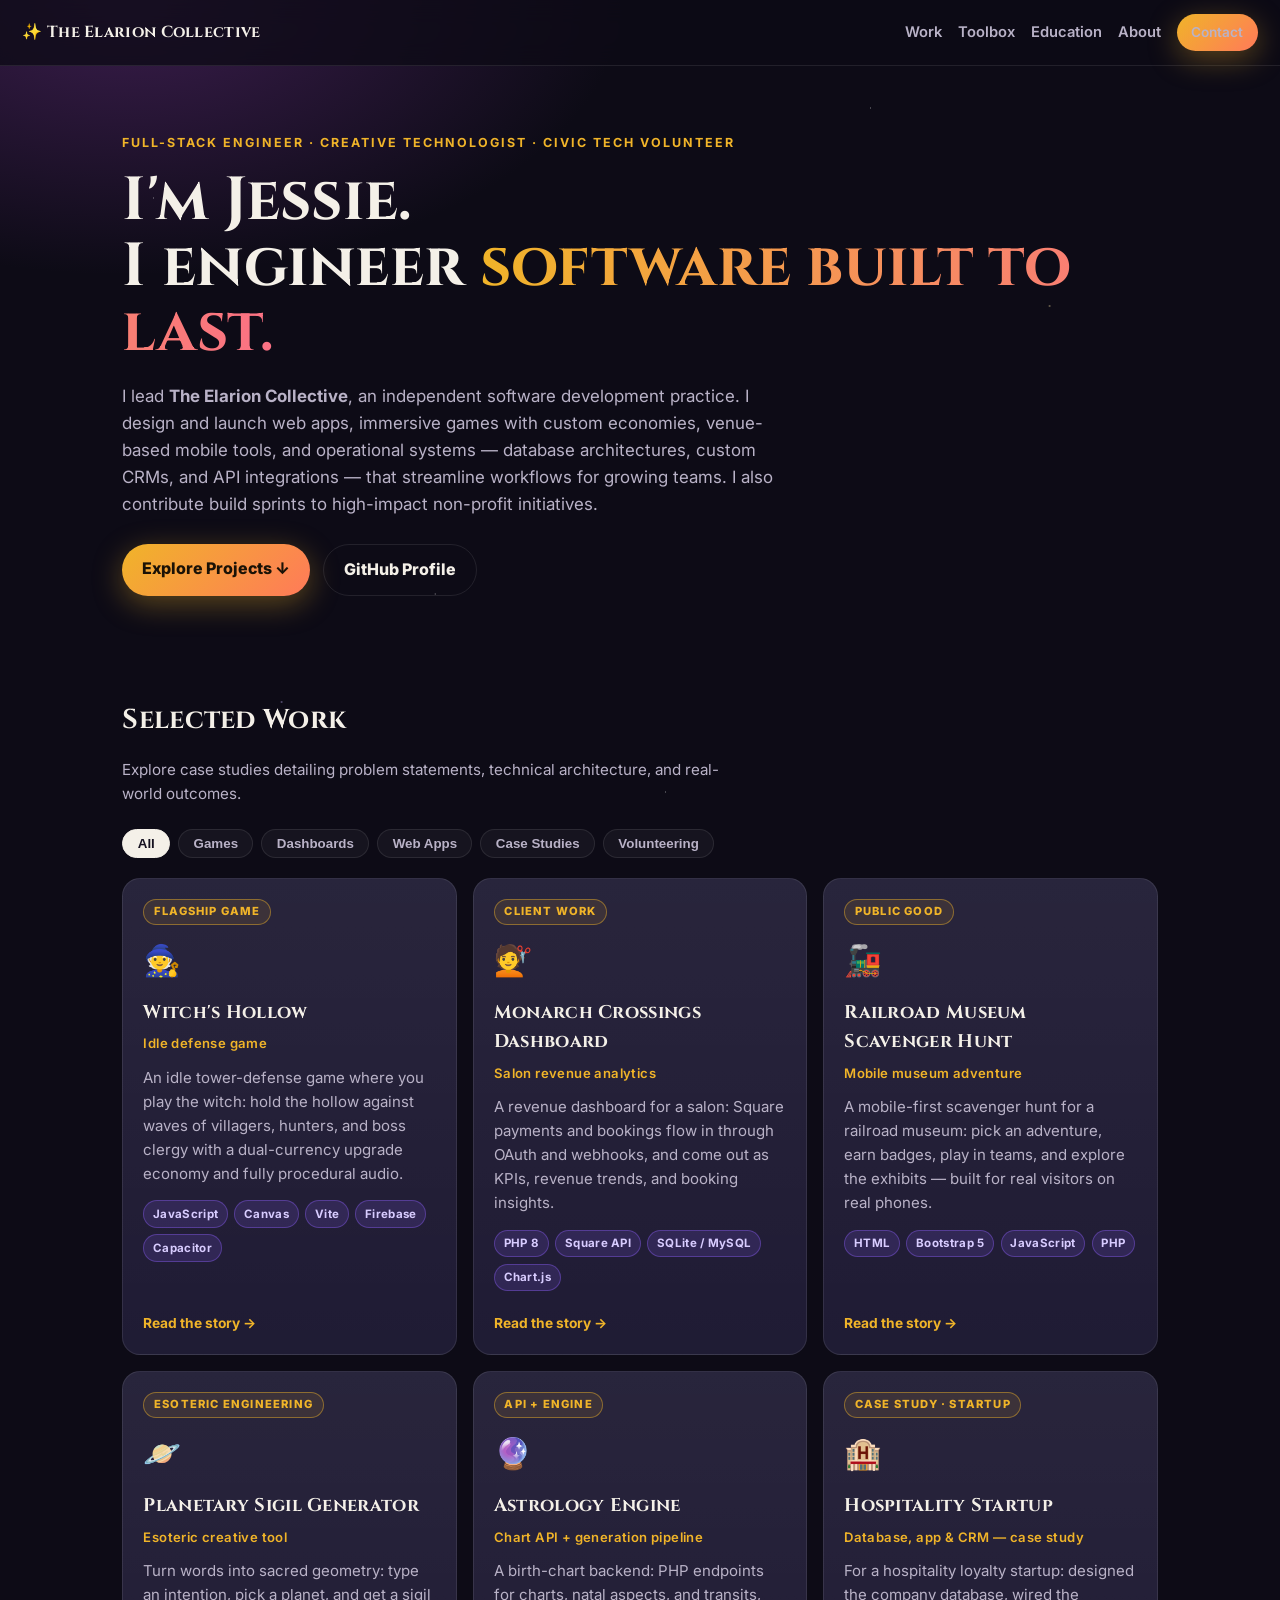
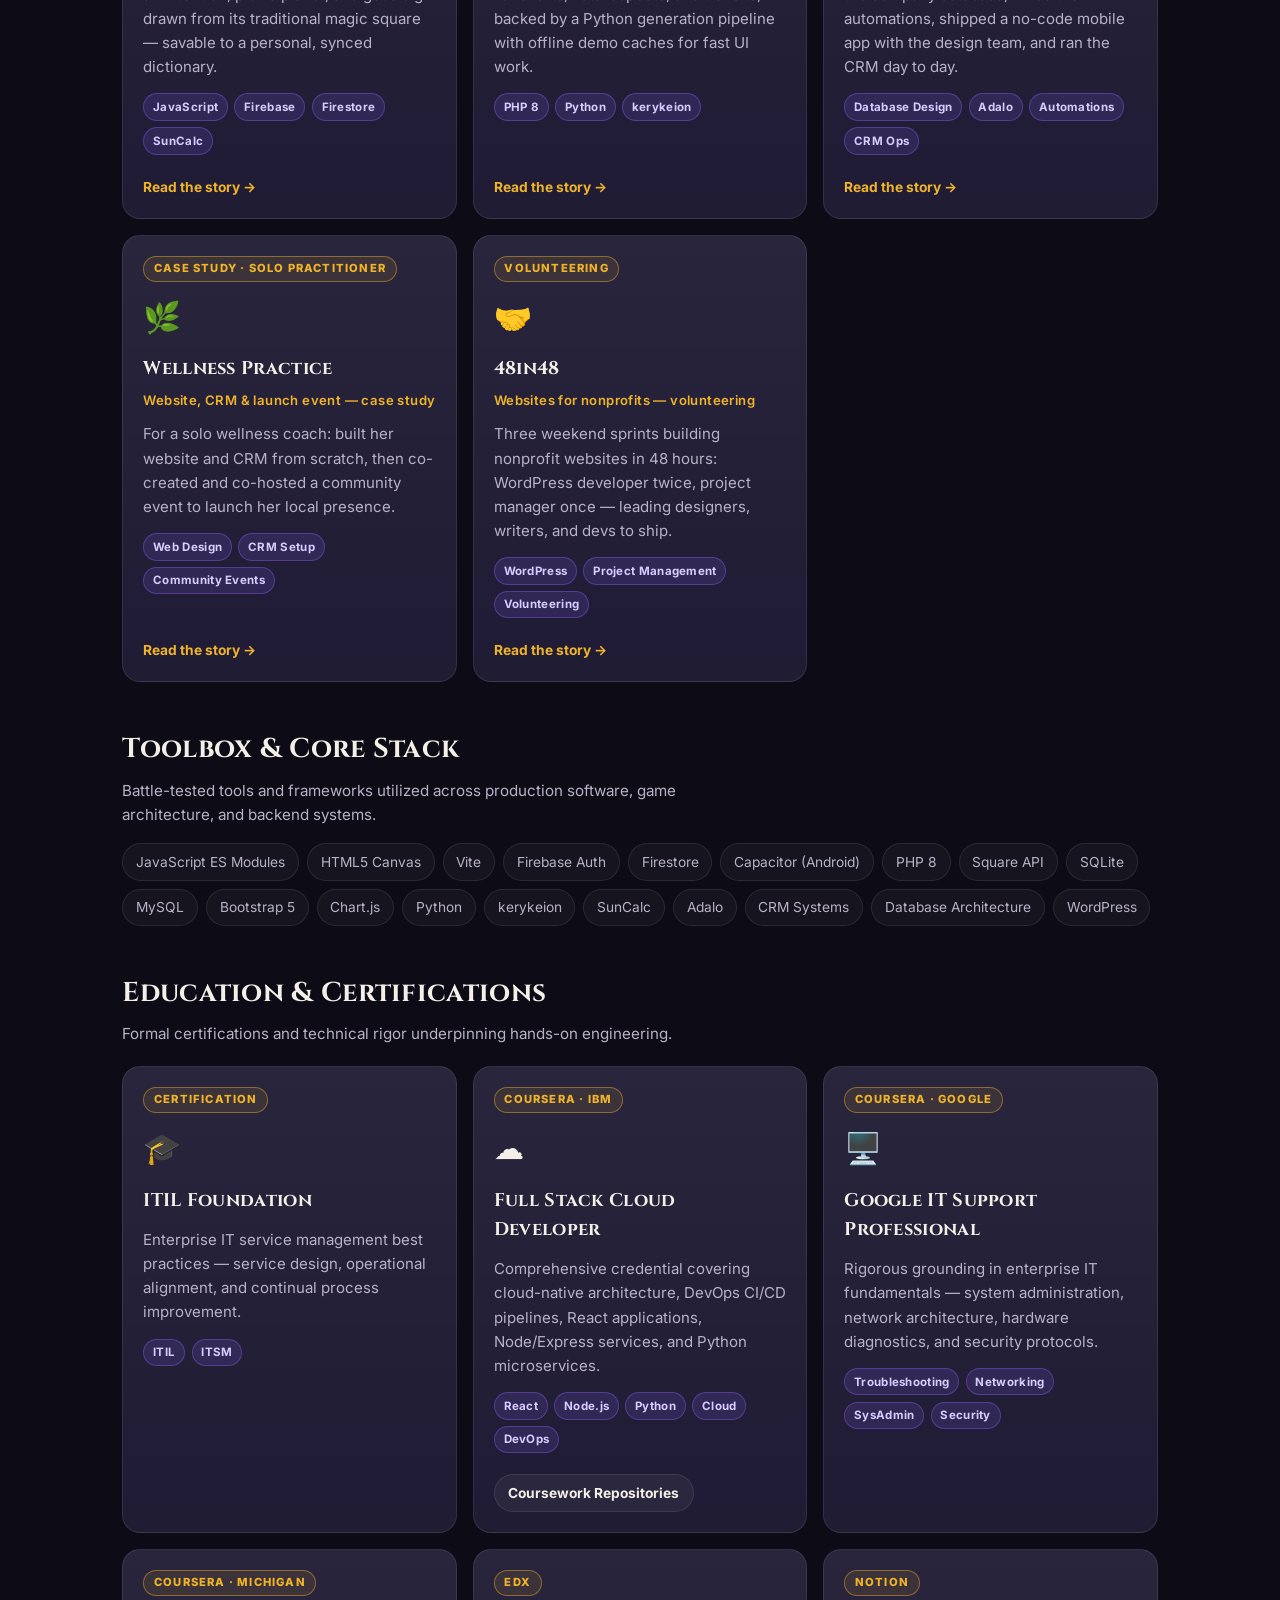
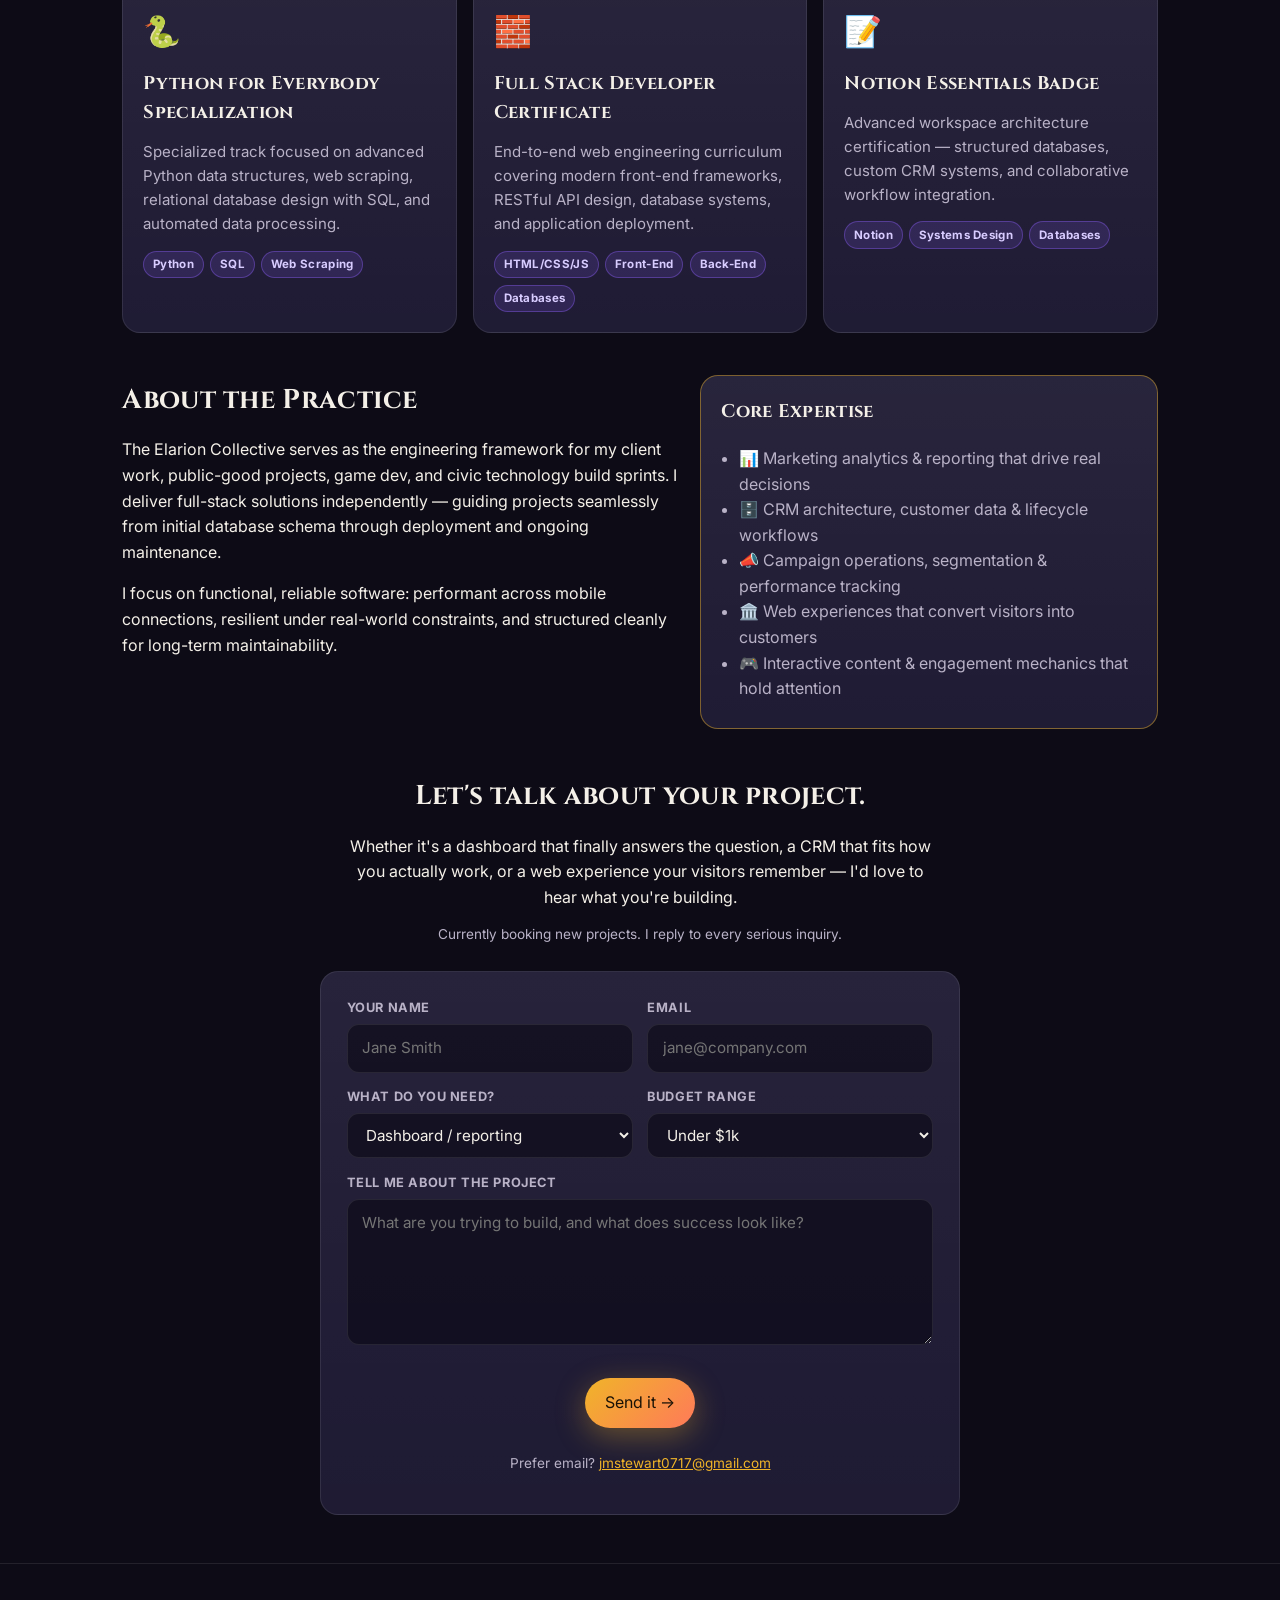
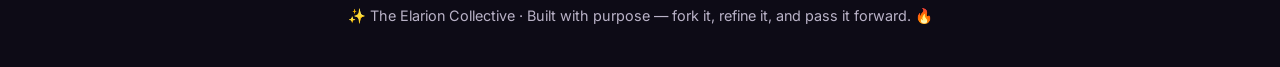
<file: index.html>
<!DOCTYPE html>
<html lang="en">
<head>
<meta charset="UTF-8" />
<meta name="viewport" content="width=device-width, initial-scale=1.0" />
<title>The Elarion Collective — Jessie Marie | Portfolio</title>
<meta name="description" content="The Elarion Collective — Full-stack web applications, interactive games, operational dashboards, and public-good builds by Jessie Marie." />
<link rel="preconnect" href="https://fonts.googleapis.com">
<link rel="preconnect" href="https://fonts.gstatic.com" crossorigin>
<link href="https://fonts.googleapis.com/css2?family=Cinzel:wght@500;700&family=Inter:wght@400;500;600;700&display=swap" rel="stylesheet">
<link rel="stylesheet" href="assets/styles.css" />
</head>
<body>
<div class="stars" aria-hidden="true"></div>
<header class="nav">
  <a class="brand" href="#top">✨ The Elarion Collective</a>
  <nav>
    <a href="#work">Work</a>
    <a href="#toolbox">Toolbox</a>
    <a href="#education">Education</a>
    <a href="#about">About</a>
    <a href="#contact" class="btn small">Contact</a>
  </nav>
</header>

<main id="top">
  <section class="hero">
    <p class="eyebrow">Full-Stack Engineer · Creative Technologist · Civic Tech Volunteer</p>
    <h1>I'm Jessie.<br/>I engineer <span class="gold">software built to last.</span></h1>
    <p class="lede">I lead <strong>The Elarion Collective</strong>, an independent software development practice. I design and launch web apps, immersive games with custom economies, venue-based mobile tools, and operational systems — database architectures, custom CRMs, and API integrations — that streamline workflows for growing teams. I also contribute build sprints to high-impact non-profit initiatives.</p>
    <div class="cta-row">
      <a class="btn" href="#work">Explore Projects ↓</a>
      <a class="btn ghost" href="https://github.com/jessie-marie" target="_blank" rel="noopener">GitHub Profile</a>
    </div>
  </section>

  <section id="work" class="section">
    <div class="section-head">
      <div>
        <h2>Selected Work</h2>
        <p class="section-sub">Explore case studies detailing problem statements, technical architecture, and real-world outcomes.</p>
      </div>
      <div class="filters" id="filters">
        <button class="chip active" data-filter="all">All</button>
        <button class="chip" data-filter="game">Games</button>
        <button class="chip" data-filter="dashboard">Dashboards</button>
        <button class="chip" data-filter="web">Web Apps</button>
        <button class="chip" data-filter="case-study">Case Studies</button>
        <button class="chip" data-filter="volunteering">Volunteering</button>
      </div>
    </div>
    <div class="grid" id="project-grid"><!-- rendered by script.js --></div>
  </section>

  <section id="toolbox" class="section">
    <h2>Toolbox & Core Stack</h2>
    <p class="section-sub">Battle-tested tools and frameworks utilized across production software, game architecture, and backend systems.</p>
    <div class="tags">
      <span>JavaScript ES Modules</span><span>HTML5 Canvas</span><span>Vite</span><span>Firebase Auth</span><span>Firestore</span><span>Capacitor (Android)</span><span>PHP 8</span><span>Square API</span><span>SQLite</span><span>MySQL</span><span>Bootstrap 5</span><span>Chart.js</span><span>Python</span><span>kerykeion</span><span>SunCalc</span><span>Adalo</span><span>CRM Systems</span><span>Database Architecture</span><span>WordPress</span>
    </div>
  </section>

  <section id="education" class="section">
    <h2>Education & Certifications</h2>
    <p class="section-sub">Formal certifications and technical rigor underpinning hands-on engineering.</p>
    <div class="grid">
      <article class="card">
        <span class="badge">Certification</span>
        <div class="emoji">🎓</div>
        <h3>ITIL Foundation</h3>
        <p>Enterprise IT service management best practices — service design, operational alignment, and continual process improvement.</p>
        <div class="stack"><span>ITIL</span><span>ITSM</span></div>
      </article>
      <article class="card">
        <span class="badge">Coursera · IBM</span>
        <div class="emoji">☁️</div>
        <h3>Full Stack Cloud Developer</h3>
        <p>Comprehensive credential covering cloud-native architecture, DevOps CI/CD pipelines, React applications, Node/Express services, and Python microservices.</p>
        <div class="stack"><span>React</span><span>Node.js</span><span>Python</span><span>Cloud</span><span>DevOps</span></div>
        <div class="card-links">
          <a href="https://github.com/jessie-marie?tab=repositories" target="_blank" rel="noopener">Coursework Repositories</a>
        </div>
      </article>
      <article class="card">
        <span class="badge">Coursera · Google</span>
        <div class="emoji">🖥️</div>
        <h3>Google IT Support Professional</h3>
        <p>Rigorous grounding in enterprise IT fundamentals — system administration, network architecture, hardware diagnostics, and security protocols.</p>
        <div class="stack"><span>Troubleshooting</span><span>Networking</span><span>SysAdmin</span><span>Security</span></div>
      </article>
      <article class="card">
        <span class="badge">Coursera · Michigan</span>
        <div class="emoji">🐍</div>
        <h3>Python for Everybody Specialization</h3>
        <p>Specialized track focused on advanced Python data structures, web scraping, relational database design with SQL, and automated data processing.</p>
        <div class="stack"><span>Python</span><span>SQL</span><span>Web Scraping</span></div>
      </article>
      <article class="card">
        <span class="badge">edX</span>
        <div class="emoji">🧱</div>
        <h3>Full Stack Developer Certificate</h3>
        <p>End-to-end web engineering curriculum covering modern front-end frameworks, RESTful API design, database systems, and application deployment.</p>
        <div class="stack"><span>HTML/CSS/JS</span><span>Front-End</span><span>Back-End</span><span>Databases</span></div>
      </article>
      <article class="card">
        <span class="badge">Notion</span>
        <div class="emoji">📝</div>
        <h3>Notion Essentials Badge</h3>
        <p>Advanced workspace architecture certification — structured databases, custom CRM systems, and collaborative workflow integration.</p>
        <div class="stack"><span>Notion</span><span>Systems Design</span><span>Databases</span></div>
      </article>
    </div>
  </section>

  <section id="about" class="section two-col">
    <div>
      <h2>About the Practice</h2>
      <p>The Elarion Collective serves as the engineering framework for my client work, public-good projects, game dev, and civic technology build sprints. I deliver full-stack solutions independently — guiding projects seamlessly from initial database schema through deployment and ongoing maintenance.</p>
      <p>I focus on functional, reliable software: performant across mobile connections, resilient under real-world constraints, and structured cleanly for long-term maintainability.</p>
    </div>
    <div class="card highlight">
      <h3>Core Expertise</h3>
      <ul>
        <li>📊 Marketing analytics & reporting that drive real decisions</li>
        <li>🗄️ CRM architecture, customer data & lifecycle workflows</li>
        <li>📣 Campaign operations, segmentation & performance tracking</li>
        <li>🏛️ Web experiences that convert visitors into customers</li>
        <li>🎮 Interactive content & engagement mechanics that hold attention</li>
      </ul>
    </div>
  </section>

  <section id="contact" class="section">
    <h2 class="center">Let's talk about your project.</h2>
    <p class="center" style="max-width:60ch;margin:0 auto;">Whether it's a dashboard that finally answers the question, a CRM that fits how you actually work, or a web experience your visitors remember — I'd love to hear what you're building.</p>
    <p class="tiny center">Currently booking new projects. I reply to every serious inquiry.</p>
    <form name="contact" method="POST" data-netlify="true" netlify-honeypot="bot-field" action="/success.html" class="contact-form" netlify>
      <input type="hidden" name="form-name" value="contact" />
      <p class="hidden-field"><label>Don't fill this out: <input name="bot-field" /></label></p>
      <div class="form-row">
        <div class="form-group">
          <label for="name">Your name</label>
          <input type="text" id="name" name="name" placeholder="Jane Smith" required />
        </div>
        <div class="form-group">
          <label for="email">Email</label>
          <input type="email" id="email" name="email" placeholder="jane@company.com" required />
        </div>
      </div>
      <div class="form-row">
        <div class="form-group">
          <label for="type">What do you need?</label>
          <select id="type" name="project-type">
            <option>Dashboard / reporting</option>
            <option>CRM / database / automations</option>
            <option>Website / web app</option>
            <option>Game / interactive experience</option>
            <option>Nonprofit / Community Organization</option>
            <option>Something else</option>
          </select>
        </div>
        <div class="form-group">
          <label for="budget">Budget range</label>
          <select id="budget" name="budget">
            <option>Under $1k</option>
            <option>$1k – $3k</option>
            <option>$3k – $10k</option>
            <option>$10k+</option>
            <option>Not sure yet</option>
          </select>
        </div>
      </div>
      <div class="form-group">
        <label for="message">Tell me about the project</label>
        <textarea id="message" name="message" rows="5" placeholder="What are you trying to build, and what does success look like?" required></textarea>
      </div>
      <div class="cta-row center">
        <button type="submit" class="btn">Send it →</button>
      </div>
      <p class="tiny center">Prefer email? <a href="mailto:jmstewart0717@gmail.com">jmstewart0717@gmail.com</a></p>
    </form>
  </section>
</main>

<footer>
  <p>✨ The Elarion Collective · Built with purpose — fork it, refine it, and pass it forward. 🔥</p>
</footer>
<div class="modal-backdrop" id="modal-backdrop" hidden>
  <div class="modal" role="dialog" aria-modal="true" aria-labelledby="modal-title">
    <button class="modal-close" id="modal-close" aria-label="Close">✕</button>
    <span class="badge" id="modal-badge"></span>
    <div class="emoji" id="modal-emoji"></div>
    <h3 id="modal-title"></h3>
    <p class="modal-lede" id="modal-lede"></p>
    <div class="stack" id="modal-stack"></div>
    <div id="modal-body"></div>
    <div class="card-links" id="modal-links"></div>
  </div>
</div>
<script src="assets/script.js"></script>
</body>
</html>
</file>
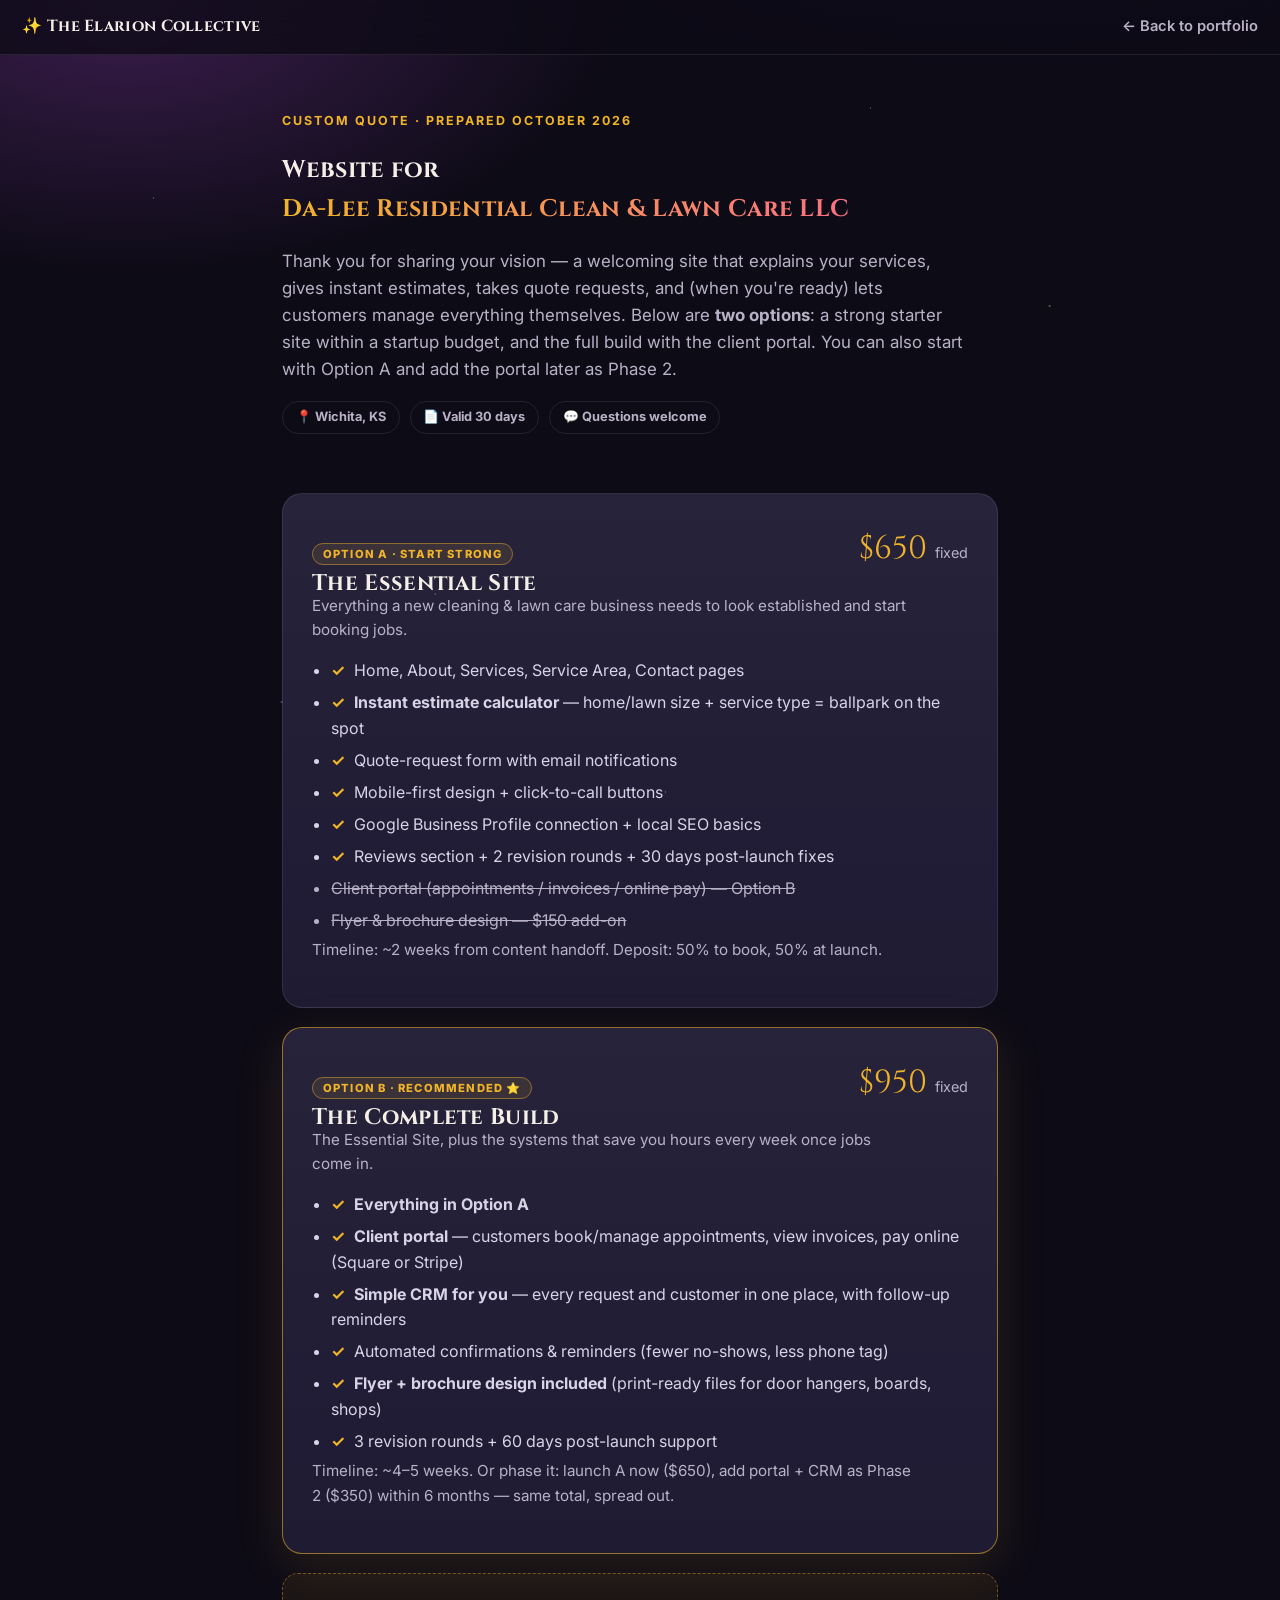
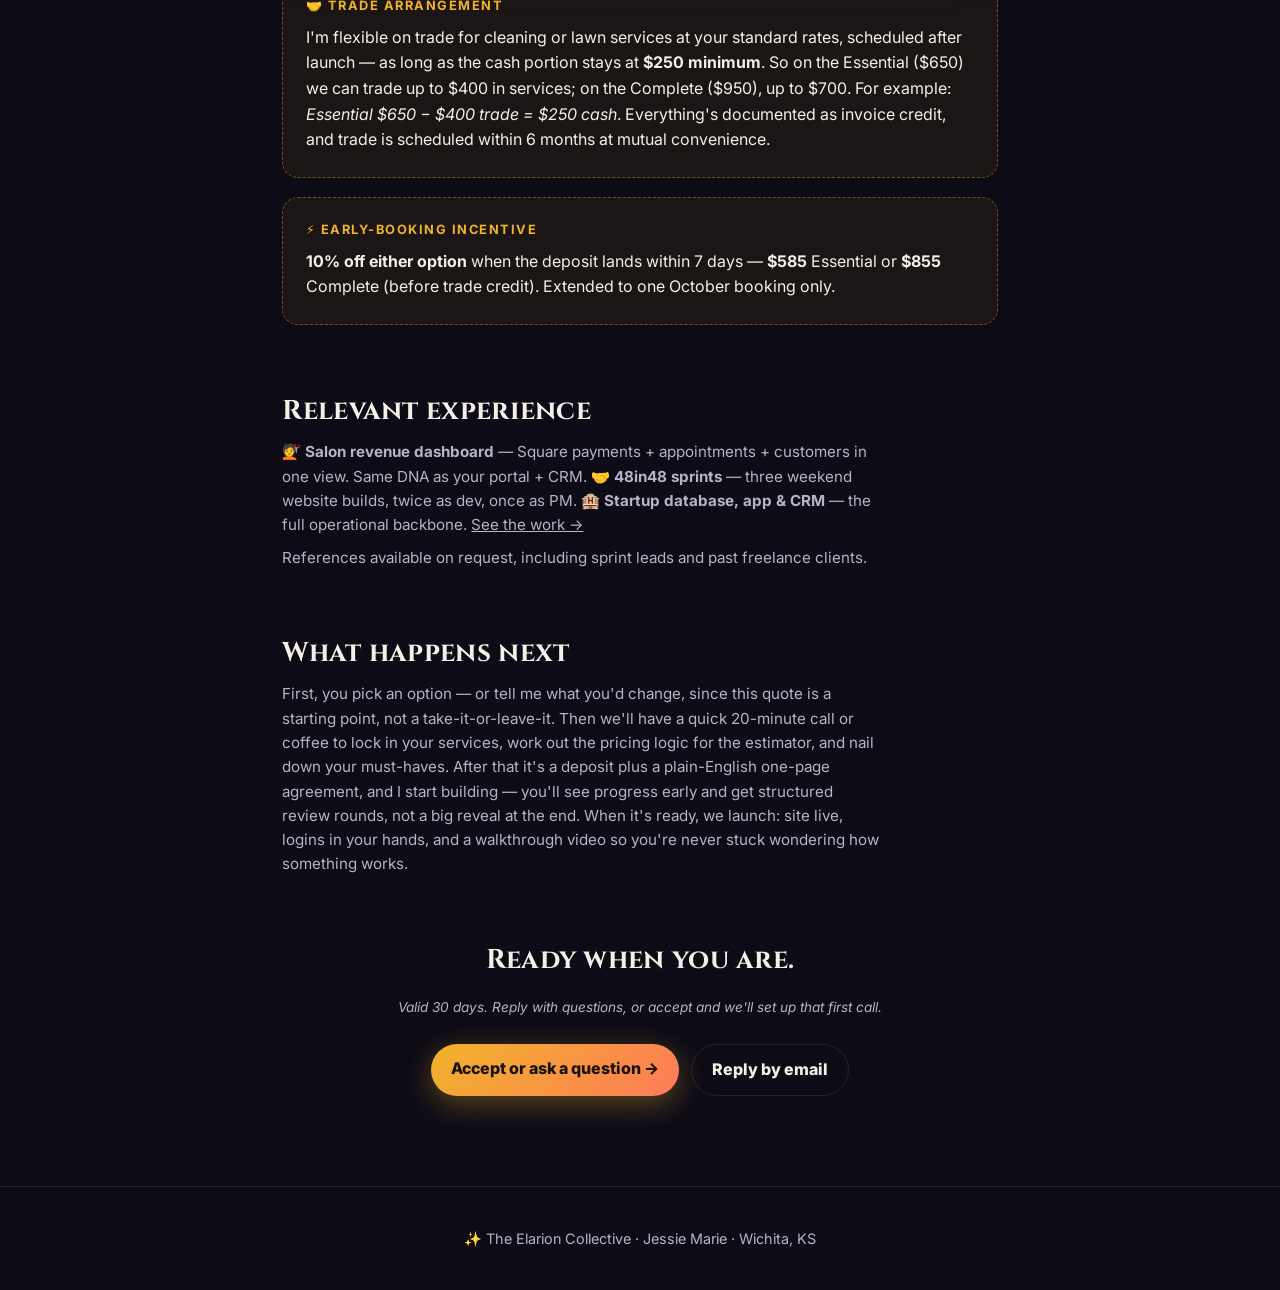
<file: quote-da-lee.html>
<!DOCTYPE html>
<html lang="en">
<head>
<meta charset="UTF-8" />
<meta name="viewport" content="width=device-width, initial-scale=1.0" />
<title>Project Quote — Da-Lee Residential Clean & Lawn Care LLC | The Elarion Collective</title>
<meta name="description" content="Custom website quote for Da-Lee Residential Clean & Lawn Care LLC from The Elarion Collective — two options, trade terms, and next steps." />
<meta name="robots" content="noindex, nofollow" />
<link rel="preconnect" href="https://fonts.googleapis.com">
<link rel="preconnect" href="https://fonts.gstatic.com" crossorigin>
<link href="https://fonts.googleapis.com/css2?family=Cinzel:wght@500;700&family=Inter:wght@400;500;600;700&display=swap" rel="stylesheet">
<link rel="stylesheet" href="assets/styles.css" />
<style>
  .quote-wrap{max-width:760px;margin:0 auto;padding:0 1.4rem 4rem}
  .quote-hero{padding:3.5rem 0 1.5rem}
  .quote-meta{display:flex;gap:.6rem;flex-wrap:wrap;margin:1rem 0}
  .quote-meta span{font-size:.8rem;font-weight:700;border:1px solid var(--line);border-radius:999px;padding:.35rem .8rem;color:var(--muted)}
  .tier{border:1px solid var(--line);border-radius:20px;padding:1.8rem;margin:1.2rem 0;background:linear-gradient(180deg,rgba(255,255,255,.05),rgba(255,255,255,.015)),var(--card)}
  .tier.featured{border-color:rgba(240,180,41,.55);box-shadow:0 12px 50px rgba(240,180,41,.12)}
  .tier-head{display:flex;justify-content:space-between;align-items:baseline;gap:1rem;flex-wrap:wrap}
  .tier-head h3{margin:0;font-size:1.4rem}
  .price{font-family:Cinzel,serif;font-size:2rem;color:var(--gold);white-space:nowrap}
  .price small{font-size:.9rem;color:var(--muted);font-family:Inter,sans-serif}
  .tier ul{margin:.8rem 0;padding-left:1.2rem;color:#d9d3e6}
  .tier li{margin-bottom:.4rem}
  .tier li.no{color:var(--muted);text-decoration:line-through}
  .check{color:var(--gold);font-weight:700;margin-right:.3rem}
  .terms{background:rgba(240,180,41,.06);border:1px dashed rgba(240,180,41,.4);border-radius:16px;padding:1.2rem 1.4rem;margin:1.2rem 0}
  .terms h4{margin:.2rem 0 .5rem;font-size:.8rem;text-transform:uppercase;letter-spacing:1.5px;color:var(--gold)}
  .valid{font-size:.85rem;color:var(--muted);font-style:italic}
  @media print{
    .nav,.stars,.cta-row{display:none !important}
    body{background:#fff;color:#111}
    .tier,.terms{break-inside:avoid;border:1px solid #ccc;background:#fff}
  }
</style>
</head>
<body>
<div class="stars" aria-hidden="true"></div>
<header class="nav">
  <a class="brand" href="/">✨ The Elarion Collective</a>
  <nav><a href="/">← Back to portfolio</a></nav>
</header>
<main class="quote-wrap">
  <section class="quote-hero">
    <p class="eyebrow">Custom quote · Prepared October 2026</p>
    <h1>Website for<br/><span class="gold">Da-Lee Residential Clean & Lawn Care LLC</span></h1>
    <p class="lede">Thank you for sharing your vision — a welcoming site that explains your services, gives instant estimates, takes quote requests, and (when you're ready) lets customers manage everything themselves. Below are <strong>two options</strong>: a strong starter site within a startup budget, and the full build with the client portal. You can also start with Option A and add the portal later as Phase 2.</p>
    <div class="quote-meta">
      <span>📍 Wichita, KS</span>
      <span>📄 Valid 30 days</span>
      <span>💬 Questions welcome</span>
    </div>
  </section>
  <section class="tier">
    <div class="tier-head">
      <div><span class="badge">Option A · Start strong</span><h3>The Essential Site</h3></div>
      <div class="price">$650 <small>fixed</small></div>
    </div>
    <p class="section-sub">Everything a new cleaning & lawn care business needs to look established and start booking jobs.</p>
    <ul>
      <li><span class="check">✓</span> Home, About, Services, Service Area, Contact pages</li>
      <li><span class="check">✓</span> <strong>Instant estimate calculator</strong> — home/lawn size + service type = ballpark on the spot</li>
      <li><span class="check">✓</span> Quote-request form with email notifications</li>
      <li><span class="check">✓</span> Mobile-first design + click-to-call buttons</li>
      <li><span class="check">✓</span> Google Business Profile connection + local SEO basics</li>
      <li><span class="check">✓</span> Reviews section + 2 revision rounds + 30 days post-launch fixes</li>
      <li class="no">Client portal (appointments / invoices / online pay) — Option B</li>
      <li class="no">Flyer & brochure design — $150 add-on</li>
    </ul>
    <p class="section-sub">Timeline: ~2 weeks from content handoff. Deposit: 50% to book, 50% at launch.</p>
  </section>

  <section class="tier featured">
    <div class="tier-head">
      <div><span class="badge">Option B · Recommended ⭐</span><h3>The Complete Build</h3></div>
      <div class="price">$950 <small>fixed</small></div>
    </div>
    <p class="section-sub">The Essential Site, plus the systems that save you hours every week once jobs come in.</p>
    <ul>
      <li><span class="check">✓</span> <strong>Everything in Option A</strong></li>
      <li><span class="check">✓</span> <strong>Client portal</strong> — customers book/manage appointments, view invoices, pay online (Square or Stripe)</li>
      <li><span class="check">✓</span> <strong>Simple CRM for you</strong> — every request and customer in one place, with follow-up reminders</li>
      <li><span class="check">✓</span> Automated confirmations & reminders (fewer no-shows, less phone tag)</li>
      <li><span class="check">✓</span> <strong>Flyer + brochure design included</strong> (print-ready files for door hangers, boards, shops)</li>
      <li><span class="check">✓</span> 3 revision rounds + 60 days post-launch support</li>
    </ul>
    <p class="section-sub">Timeline: ~4–5 weeks. Or phase it: launch A now ($650), add portal + CRM as Phase 2 ($350) within 6 months — same total, spread out.</p>
  </section>

  <section class="terms">
    <h4>🤝 Trade arrangement</h4>
    <p style="margin:.3rem 0;">I'm flexible on trade for cleaning or lawn services at your standard rates, scheduled after launch — as long as the cash portion stays at <strong>$250 minimum</strong>. So on the Essential ($650) we can trade up to $400 in services; on the Complete ($950), up to $700. For example: <em>Essential $650 − $400 trade = $250 cash</em>. Everything's documented as invoice credit, and trade is scheduled within 6 months at mutual convenience.</p>
  </section>

  <section class="terms">
    <h4>⚡ Early-booking incentive</h4>
    <p style="margin:.3rem 0;"><strong>10% off either option</strong> when the deposit lands within 7 days — <strong>$585</strong> Essential or <strong>$855</strong> Complete (before trade credit). Extended to one October booking only.</p>
  </section>

  <section class="section">
    <h2>Relevant experience</h2>
    <p class="section-sub">💇 <strong>Salon revenue dashboard</strong> — Square payments + appointments + customers in one view. Same DNA as your portal + CRM. 🤝 <strong>48in48 sprints</strong> — three weekend website builds, twice as dev, once as PM. 🏨 <strong>Startup database, app & CRM</strong> — the full operational backbone. <a href="/#work">See the work →</a></p>
    <p class="section-sub">References available on request, including sprint leads and past freelance clients.</p>
  </section>

  <section class="section">
    <h2>What happens next</h2>
    <p class="section-sub">First, you pick an option — or tell me what you'd change, since this quote is a starting point, not a take-it-or-leave-it. Then we'll have a quick 20-minute call or coffee to lock in your services, work out the pricing logic for the estimator, and nail down your must-haves. After that it's a deposit plus a plain-English one-page agreement, and I start building — you'll see progress early and get structured review rounds, not a big reveal at the end. When it's ready, we launch: site live, logins in your hands, and a walkthrough video so you're never stuck wondering how something works.</p>
  </section>

  <section class="section center">
    <h2>Ready when you are.</h2>
    <p class="valid">Valid 30 days. Reply with questions, or accept and we'll set up that first call.</p>
    <div class="cta-row center">
      <a class="btn" href="/respond-da-lee.html">Accept or ask a question →</a>
      <a class="btn ghost" href="mailto:jmstewart0717@gmail.com?subject=Da-Lee%20Website%20Quote">Reply by email</a>
    </div>
  </section>
</main>
<footer><p>✨ The Elarion Collective · Jessie Marie · Wichita, KS</p></footer>
</body>
</html>
</file>
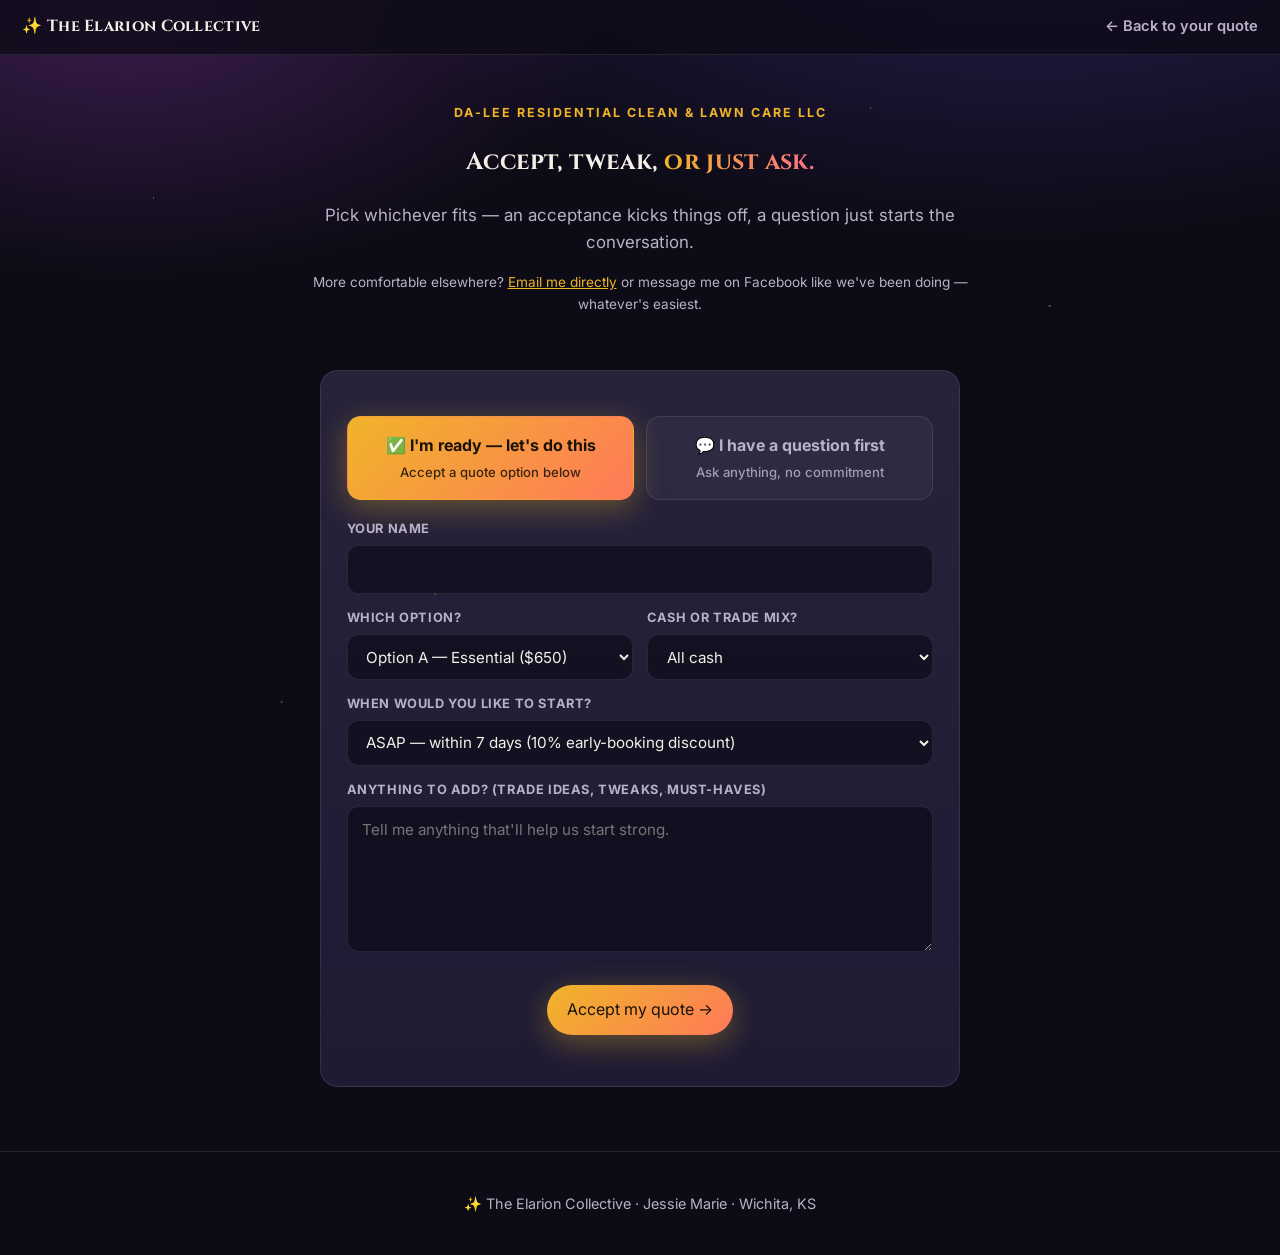
<file: respond-da-lee.html>
<!DOCTYPE html>
<html lang="en">
<head>
<meta charset="UTF-8" />
<meta name="viewport" content="width=device-width, initial-scale=1.0" />
<title>Respond to Your Quote — Da-Lee Residential Clean & Lawn Care LLC</title>
<meta name="description" content="Accept your website quote or ask a question." />
<meta name="robots" content="noindex, nofollow" />
<link rel="preconnect" href="https://fonts.googleapis.com">
<link rel="preconnect" href="https://fonts.gstatic.com" crossorigin>
<link href="https://fonts.googleapis.com/css2?family=Cinzel:wght@500;700&family=Inter:wght@400;500;600;700&display=swap" rel="stylesheet">
<link rel="stylesheet" href="assets/styles.css" />
<style>
  .quote-wrap{max-width:760px;margin:0 auto;padding:0 1.4rem 4rem}
  .toggle-row{display:grid;grid-template-columns:1fr 1fr;gap:.7rem;margin:1.2rem 0}
  .toggle-btn{padding:1rem;border-radius:14px;border:1px solid var(--line);background:rgba(255,255,255,.04);color:var(--muted);font:inherit;font-weight:700;cursor:pointer;text-align:center}
  .toggle-btn.active{background:linear-gradient(135deg,var(--gold),#ff7a59);color:#1a1206;border-color:transparent;box-shadow:0 8px 30px rgba(240,180,41,.35)}
  .toggle-btn small{display:block;font-weight:500;font-size:.82rem;opacity:.85;margin-top:.2rem}
  .accept-only{display:none}
  .accept-only.show{display:block}
  @media(max-width:640px){.toggle-row{grid-template-columns:1fr}}
</style>
</head>
<body>
<div class="stars" aria-hidden="true"></div>
<header class="nav">
  <a class="brand" href="/">✨ The Elarion Collective</a>
  <nav><a href="/quote-da-lee.html">← Back to your quote</a></nav>
</header>
<main class="quote-wrap">
  <section style="padding:3rem 0 1rem;text-align:center;">
    <p class="eyebrow">Da-Lee Residential Clean & Lawn Care LLC</p>
    <h1>Accept, tweak, <span class="gold">or just ask.</span></h1>
    <p class="lede" style="margin:0 auto;">Pick whichever fits — an acceptance kicks things off, a question just starts the conversation.</p>
    <p class="tiny" style="margin-top:1rem;">More comfortable elsewhere? <a href="mailto:jmstewart0717@gmail.com?subject=Da-Lee%20Website%20Quote" style="color:var(--gold);">Email me directly</a> or message me on Facebook like we've been doing — whatever's easiest.</p>
  </section>
  <section>
    <form name="da-lee-response" method="POST" netlify data-netlify="true" netlify-honeypot="bot-field" action="/success.html" class="contact-form">
      <input type="hidden" name="form-name" value="da-lee-response" />
      <p class="hidden-field"><label>Don't fill this out: <input name="bot-field" /></label></p>
      <div class="toggle-row" role="group" aria-label="Response type">
        <button type="button" class="toggle-btn active" id="btn-accept">✅ I'm ready — let's do this<small>Accept a quote option below</small></button>
        <button type="button" class="toggle-btn" id="btn-question">💬 I have a question first<small>Ask anything, no commitment</small></button>
      </div>
      <input type="hidden" name="response-type" id="response-type" value="accept" />
      <div class="form-group">
        <label for="r-name">Your name</label>
        <input type="text" id="r-name" name="name" required />
      </div>
      <div class="accept-only show" id="accept-fields">
        <div class="form-row">
          <div class="form-group">
            <label for="r-option">Which option?</label>
            <select id="r-option" name="option">
              <option>Option A — Essential ($650)</option>
              <option>Option B — Complete ($950)</option>
              <option>Start with A, add portal later ($650 now)</option>
            </select>
          </div>
          <div class="form-group">
            <label for="r-payment">Cash or trade mix?</label>
            <select id="r-payment" name="payment-mix">
              <option>All cash</option>
              <option>Cash + trade (I'll suggest the split below)</option>
              <option>Max trade ($250 cash minimum)</option>
            </select>
          </div>
        </div>
        <div class="form-group">
          <label for="r-start">When would you like to start?</label>
          <select id="r-start" name="start-timing">
            <option>ASAP — within 7 days (10% early-booking discount)</option>
            <option>Within 2–3 weeks</option>
            <option>Just exploring dates for now</option>
          </select>
        </div>
      </div>
      <div class="form-group">
        <label for="r-message" id="r-message-label">Anything to add? (trade ideas, tweaks, must-haves)</label>
        <textarea id="r-message" name="message" rows="5" placeholder="Tell me anything that'll help us start strong."></textarea>
      </div>
      <div class="cta-row center">
        <button type="submit" class="btn" id="r-submit">Accept my quote →</button>
      </div>
    </form>
  </section>
</main>
<footer><p>✨ The Elarion Collective · Jessie Marie · Wichita, KS</p></footer>
<script>
(function(){
  var accept = document.getElementById('btn-accept');
  var question = document.getElementById('btn-question');
  var fields = document.getElementById('accept-fields');
  var type = document.getElementById('response-type');
  var submit = document.getElementById('r-submit');
  var label = document.getElementById('r-message-label');
  function setMode(mode){
    var isAccept = mode === 'accept';
    accept.classList.toggle('active', isAccept);
    question.classList.toggle('active', !isAccept);
    fields.classList.toggle('show', isAccept);
    type.value = mode;
    submit.textContent = isAccept ? 'Accept my quote →' : 'Send my question →';
    label.textContent = isAccept ? 'Anything to add? (trade ideas, tweaks, must-haves)' : 'What would you like to know?';
  }
  accept.addEventListener('click', function(){ setMode('accept'); });
  question.addEventListener('click', function(){ setMode('question'); });
})();
</script>
</body>
</html>
</file>
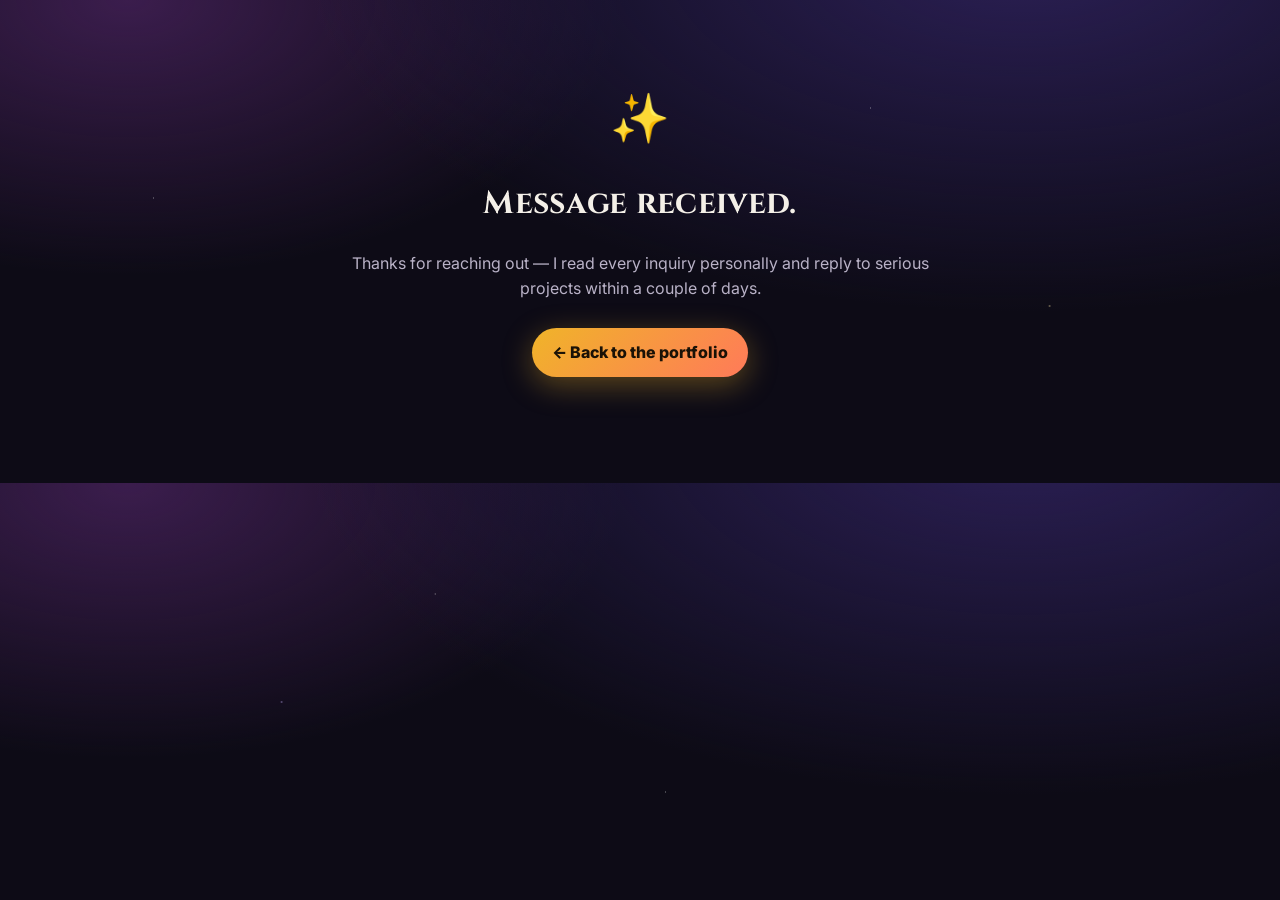
<file: success.html>
<!DOCTYPE html>
<html lang="en">
<head>
<meta charset="UTF-8" />
<meta name="viewport" content="width=device-width, initial-scale=1.0" />
<title>Message received — The Elarion Collective</title>
<link rel="preconnect" href="https://fonts.googleapis.com">
<link href="https://fonts.googleapis.com/css2?family=Cinzel:wght@500;700&family=Inter:wght@400;500;600;700&display=swap" rel="stylesheet">
<link rel="stylesheet" href="assets/styles.css" />
</head>
<body>
<div class="stars" aria-hidden="true"></div>
<main style="max-width:640px;margin:0 auto;padding:5rem 1.4rem;text-align:center;">
  <div style="font-size:3rem;">✨</div>
  <h1>Message received.</h1>
  <p style="color:var(--muted)">Thanks for reaching out — I read every inquiry personally and reply to serious projects within a couple of days.</p>
  <div class="cta-row center">
    <a class="btn" href="/">← Back to the portfolio</a>
  </div>
</main>
</body>
</html>
</file>
<file: assets/styles.css>
:root{
  --bg:#0d0b16; --bg2:#151226; --card:#1b1730; --line:rgba(255,255,255,.09);
  --ink:#f4f0e8; --muted:#b9b2c7; --gold:#f0b429; --violet:#8b5cf6; --rose:#fb7185;
  --radius:18px;
}
*{box-sizing:border-box}
html{scroll-behavior:smooth}
body{margin:0;background:radial-gradient(1200px 600px at 80% -10%,#2b1f55 0%,transparent 60%),radial-gradient(900px 500px at 10% 0%,#3b1d4d 0%,transparent 55%),var(--bg);color:var(--ink);font-family:Inter,system-ui,sans-serif;line-height:1.6}
h1,h2,h3,.brand{font-family:Cinzel,serif;letter-spacing:.3px}
a{color:inherit}
.stars{position:fixed;inset:0;pointer-events:none;opacity:.5;background-image:radial-gradient(1px 1px at 12% 22%,#fff,transparent),radial-gradient(1px 1px at 68% 12%,#fff,transparent),radial-gradient(1.5px 1.5px at 82% 34%,#ffe9a8,transparent),radial-gradient(1px 1px at 34% 66%,#fff,transparent),radial-gradient(1px 1px at 52% 88%,#fff,transparent),radial-gradient(1.5px 1.5px at 22% 78%,#c4b5fd,transparent)}
.nav{position:sticky;top:0;z-index:10;display:flex;justify-content:space-between;align-items:center;padding:.9rem 1.4rem;background:rgba(13,11,22,.78);backdrop-filter:blur(12px);border-bottom:1px solid var(--line)}
.brand{text-decoration:none;font-weight:700}
.nav nav{display:flex;gap:1rem;align-items:center}
.nav nav a{text-decoration:none;color:var(--muted);font-weight:600;font-size:.92rem}
.nav nav a:hover{color:var(--ink)}
main{max-width:1080px;margin:0 auto;padding:0 1.4rem 3rem}
.hero{padding:4.2rem 0 2rem;text-align:left}
.eyebrow{color:var(--gold);text-transform:uppercase;letter-spacing:2px;font-size:.78rem;font-weight:700;margin:0 0 1rem}
.hero h1{font-size:clamp(2.2rem,5.5vw,3.8rem);line-height:1.08;margin:0 0 1rem}
.gold{background:linear-gradient(90deg,var(--gold),var(--rose));-webkit-background-clip:text;background-clip:text;color:transparent}
.lede{max-width:62ch;color:var(--muted);font-size:1.06rem}
.cta-row{display:flex;gap:.8rem;margin:1.6rem 0;flex-wrap:wrap}
.cta-row.center{justify-content:center}
.btn{display:inline-block;padding:.75rem 1.25rem;border-radius:999px;background:linear-gradient(135deg,var(--gold),#ff7a59);color:#1a1206;font-weight:800;text-decoration:none;border:0;box-shadow:0 8px 30px rgba(240,180,41,.35)}
.btn.ghost{background:transparent;color:var(--ink);border:1px solid var(--line);box-shadow:none}
.btn.small{padding:.45rem .9rem;font-size:.85rem}
.hero-stats{display:grid;grid-template-columns:repeat(3,minmax(0,1fr));gap:.8rem;margin-top:1.4rem}
.hero-stats div{background:rgba(255,255,255,.04);border:1px solid var(--line);border-radius:var(--radius);padding:1rem 1.2rem}
.hero-stats strong{display:block;font-size:1.6rem;font-family:Cinzel,serif;color:var(--gold)}
.hero-stats span{color:var(--muted);font-size:.88rem}
.section{padding:2.6rem 0 0}
.section-head{display:flex;justify-content:space-between;align-items:center;gap:1rem;flex-wrap:wrap}
.section h2{font-size:1.7rem;margin:.2rem 0 1rem}
.filters{display:flex;gap:.5rem;flex-wrap:wrap}
.chip{border:1px solid var(--line);background:rgba(255,255,255,.04);color:var(--muted);border-radius:999px;padding:.4rem .9rem;cursor:pointer;font-weight:600}
.chip.active{background:var(--ink);color:#14101f;border-color:var(--ink)}
.grid{display:grid;grid-template-columns:repeat(auto-fill,minmax(300px,1fr));gap:1rem;margin-top:1.2rem}
.card{background:linear-gradient(180deg,rgba(255,255,255,.06),rgba(255,255,255,.02)),var(--card);border:1px solid var(--line);border-radius:var(--radius);padding:1.25rem;display:flex;flex-direction:column;gap:.7rem;transition:transform .15s ease,border-color .15s ease}
.card{cursor:pointer}
.card:hover{transform:translateY(-3px);border-color:rgba(240,180,41,.5)}
.card .read-more{margin-top:auto;padding-top:.6rem;font-size:.86rem;font-weight:700;color:var(--gold)}
.card .emoji{font-size:1.9rem}
.card h3{margin:.1rem 0;font-size:1.15rem}
.card .subtitle{margin:-.4rem 0 0;font-size:.82rem;font-weight:600;color:var(--gold);letter-spacing:.4px}
.card p{margin:0;color:var(--muted);font-size:.94rem}
.stack{display:flex;flex-wrap:wrap;gap:.4rem;margin-top:.2rem}
.stack span{font-size:.72rem;font-weight:700;letter-spacing:.3px;background:rgba(139,92,246,.16);border:1px solid rgba(139,92,246,.4);color:#d8ccff;padding:.22rem .55rem;border-radius:999px}
.card-links{margin-top:auto;display:flex;gap:.6rem;padding-top:.6rem}
.card-links a{font-size:.86rem;font-weight:700;text-decoration:none;border:1px solid var(--line);border-radius:999px;padding:.42rem .85rem;color:var(--ink);background:rgba(255,255,255,.05)}
.card-links a.primary{background:var(--ink);color:#14101f;border-color:var(--ink)}
.card-links .note{font-size:.85rem;color:var(--muted);font-style:italic;border:1px dashed var(--line);border-radius:999px;padding:.42rem .85rem}
.badge{align-self:flex-start;font-size:.7rem;font-weight:800;letter-spacing:1.2px;text-transform:uppercase;color:var(--gold);border:1px solid rgba(240,180,41,.45);padding:.2rem .6rem;border-radius:999px;background:rgba(240,180,41,.1)}
.tags{display:flex;flex-wrap:wrap;gap:.5rem}
.tags span{border:1px solid var(--line);background:rgba(255,255,255,.04);border-radius:999px;padding:.42rem .8rem;font-size:.86rem;color:var(--muted)}
.two-col{display:grid;grid-template-columns:1.1fr .9fr;gap:1.2rem;align-items:start}
.card.highlight{border-color:rgba(240,180,41,.45)}
.card.highlight ul{margin:.4rem 0;padding-left:1.1rem;color:var(--muted)}
.center{text-align:center}
.section-sub{color:var(--muted);font-size:.95rem;margin:-.5rem 0 1rem;max-width:60ch}
.section-head .section-sub{margin:0 0 .4rem}
.tiny{color:var(--muted);font-size:.85rem}
.tiny a{color:var(--gold)}
.contact-form{max-width:640px;margin:1.6rem auto 0;text-align:left;background:linear-gradient(180deg,rgba(255,255,255,.05),rgba(255,255,255,.015)),var(--card);border:1px solid var(--line);border-radius:var(--radius);padding:1.6rem}
.form-row{display:grid;grid-template-columns:1fr 1fr;gap:.9rem}
.form-group{margin-bottom:.9rem}
.form-group label{display:block;font-size:.8rem;font-weight:700;letter-spacing:.6px;text-transform:uppercase;color:var(--muted);margin-bottom:.35rem}
.form-group input,.form-group select,.form-group textarea{width:100%;padding:.7rem .9rem;border-radius:12px;border:1px solid var(--line);background:rgba(5,3,12,.5);color:var(--ink);font:inherit;font-size:.95rem}
.form-group input:focus,.form-group select:focus,.form-group textarea:focus{outline:none;border-color:rgba(240,180,41,.6);box-shadow:0 0 0 3px rgba(240,180,41,.15)}
.form-group select option{background:#17132a}
.hidden-field{display:none}
.contact-form .btn{cursor:pointer;font:inherit}
@media(max-width:640px){.form-row{grid-template-columns:1fr}.contact-form{padding:1.2rem}}
code{background:rgba(255,255,255,.08);padding:.15rem .4rem;border-radius:6px}
footer{border-top:1px solid var(--line);text-align:center;color:var(--muted);padding:1.6rem;font-size:.9rem}
.modal-backdrop{position:fixed;inset:0;z-index:50;background:rgba(5,3,12,.72);backdrop-filter:blur(6px);display:flex;align-items:center;justify-content:center;padding:1.2rem;overflow-y:auto}
.modal-backdrop[hidden]{display:none}
.modal{position:relative;max-width:640px;width:100%;max-height:88vh;overflow-y:auto;background:linear-gradient(180deg,#221c3d,#17132a);border:1px solid rgba(240,180,41,.35);border-radius:20px;padding:2rem 1.8rem;box-shadow:0 30px 80px rgba(0,0,0,.6)}
.modal-close{position:absolute;top:.9rem;right:.9rem;width:2.2rem;height:2.2rem;border-radius:50%;border:1px solid var(--line);background:rgba(255,255,255,.06);color:var(--ink);cursor:pointer;font-size:1rem}
.modal-close:hover{background:rgba(255,255,255,.14)}
.modal .emoji{font-size:2.4rem;margin:.6rem 0}
.modal h3{font-size:1.5rem;margin:.2rem 0 .6rem}
.modal-lede{color:var(--muted);font-size:1rem;margin:0 0 .8rem}
.modal h4{font-family:Inter,system-ui,sans-serif;font-size:.78rem;text-transform:uppercase;letter-spacing:1.5px;color:var(--gold);margin:1.2rem 0 .4rem}
.modal ul{margin:.2rem 0 .6rem;padding-left:1.2rem;color:#d9d3e6;font-size:.94rem}
.modal li{margin-bottom:.3rem}
.modal p{color:#d9d3e6;font-size:.94rem}
@media(max-width:760px){.two-col{grid-template-columns:1fr}.nav nav a:not(.btn){display:none}.modal{padding:1.5rem 1.2rem}}
</file>
